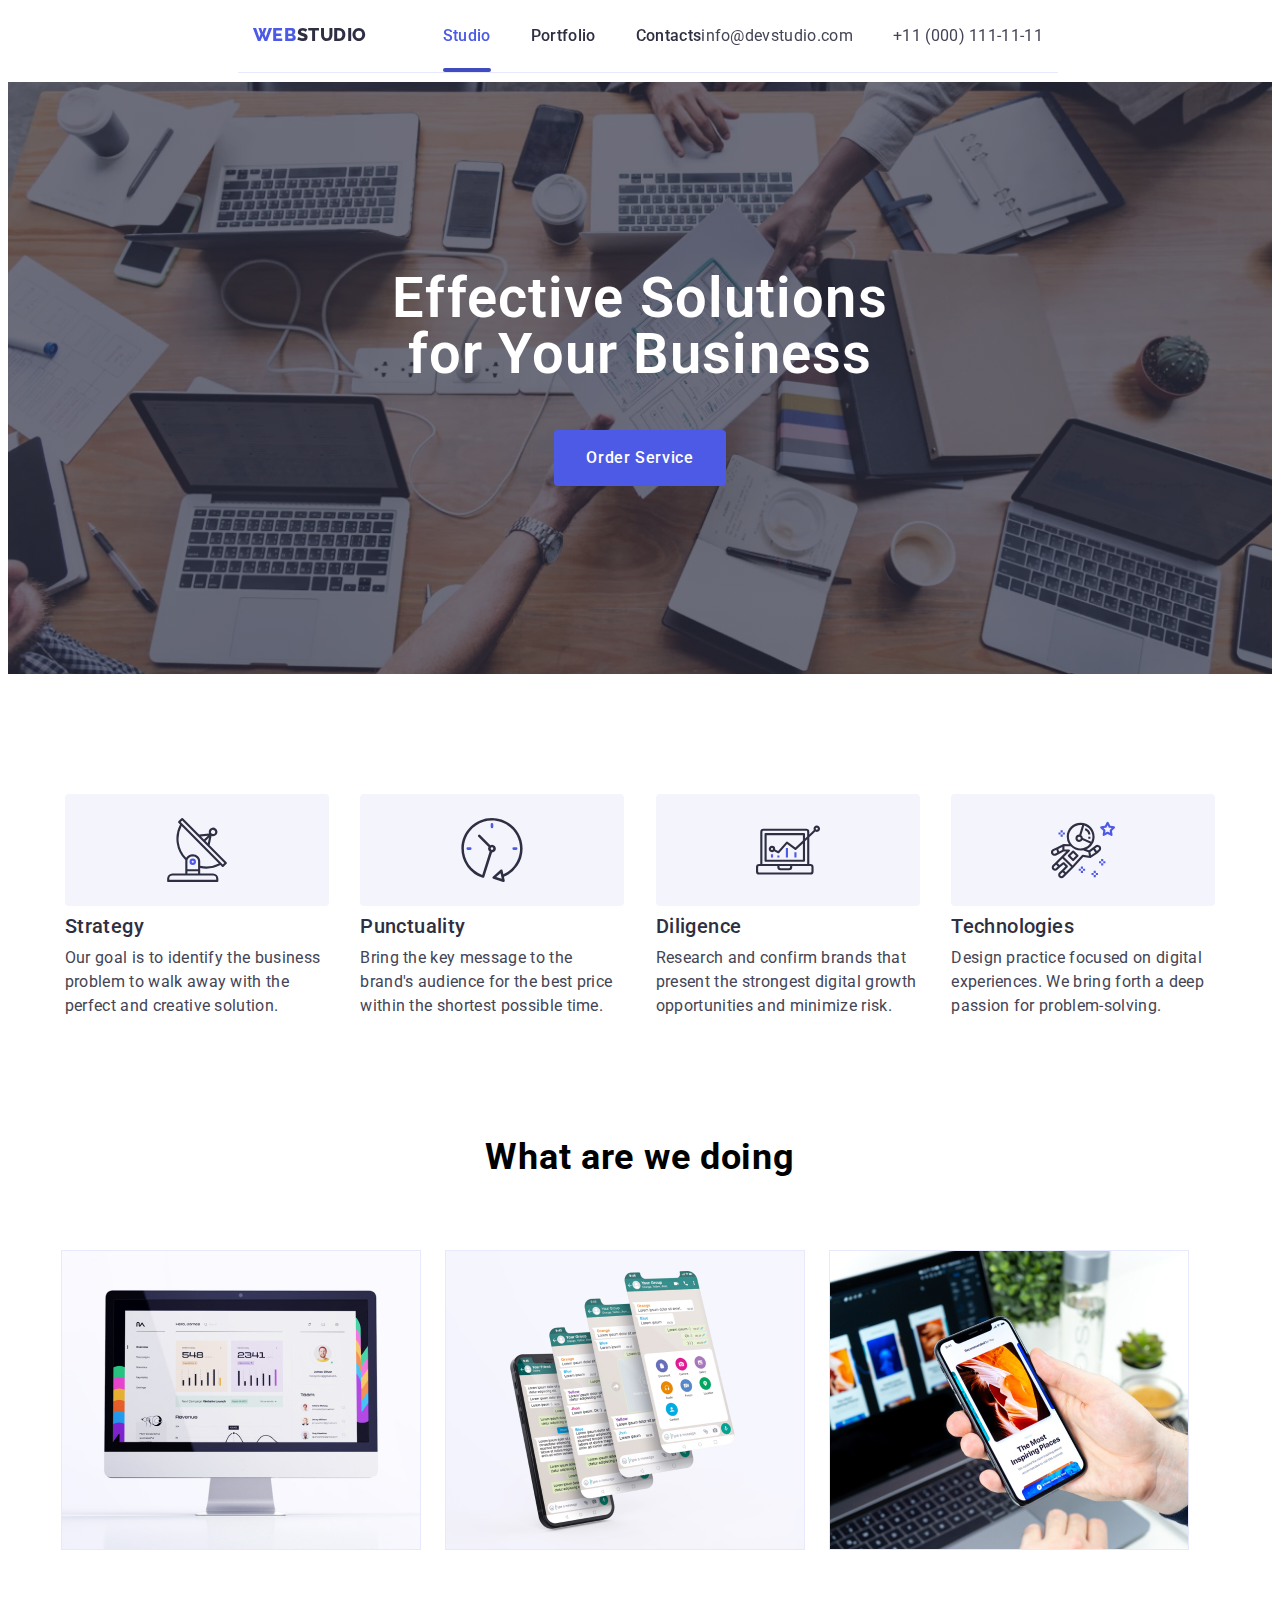
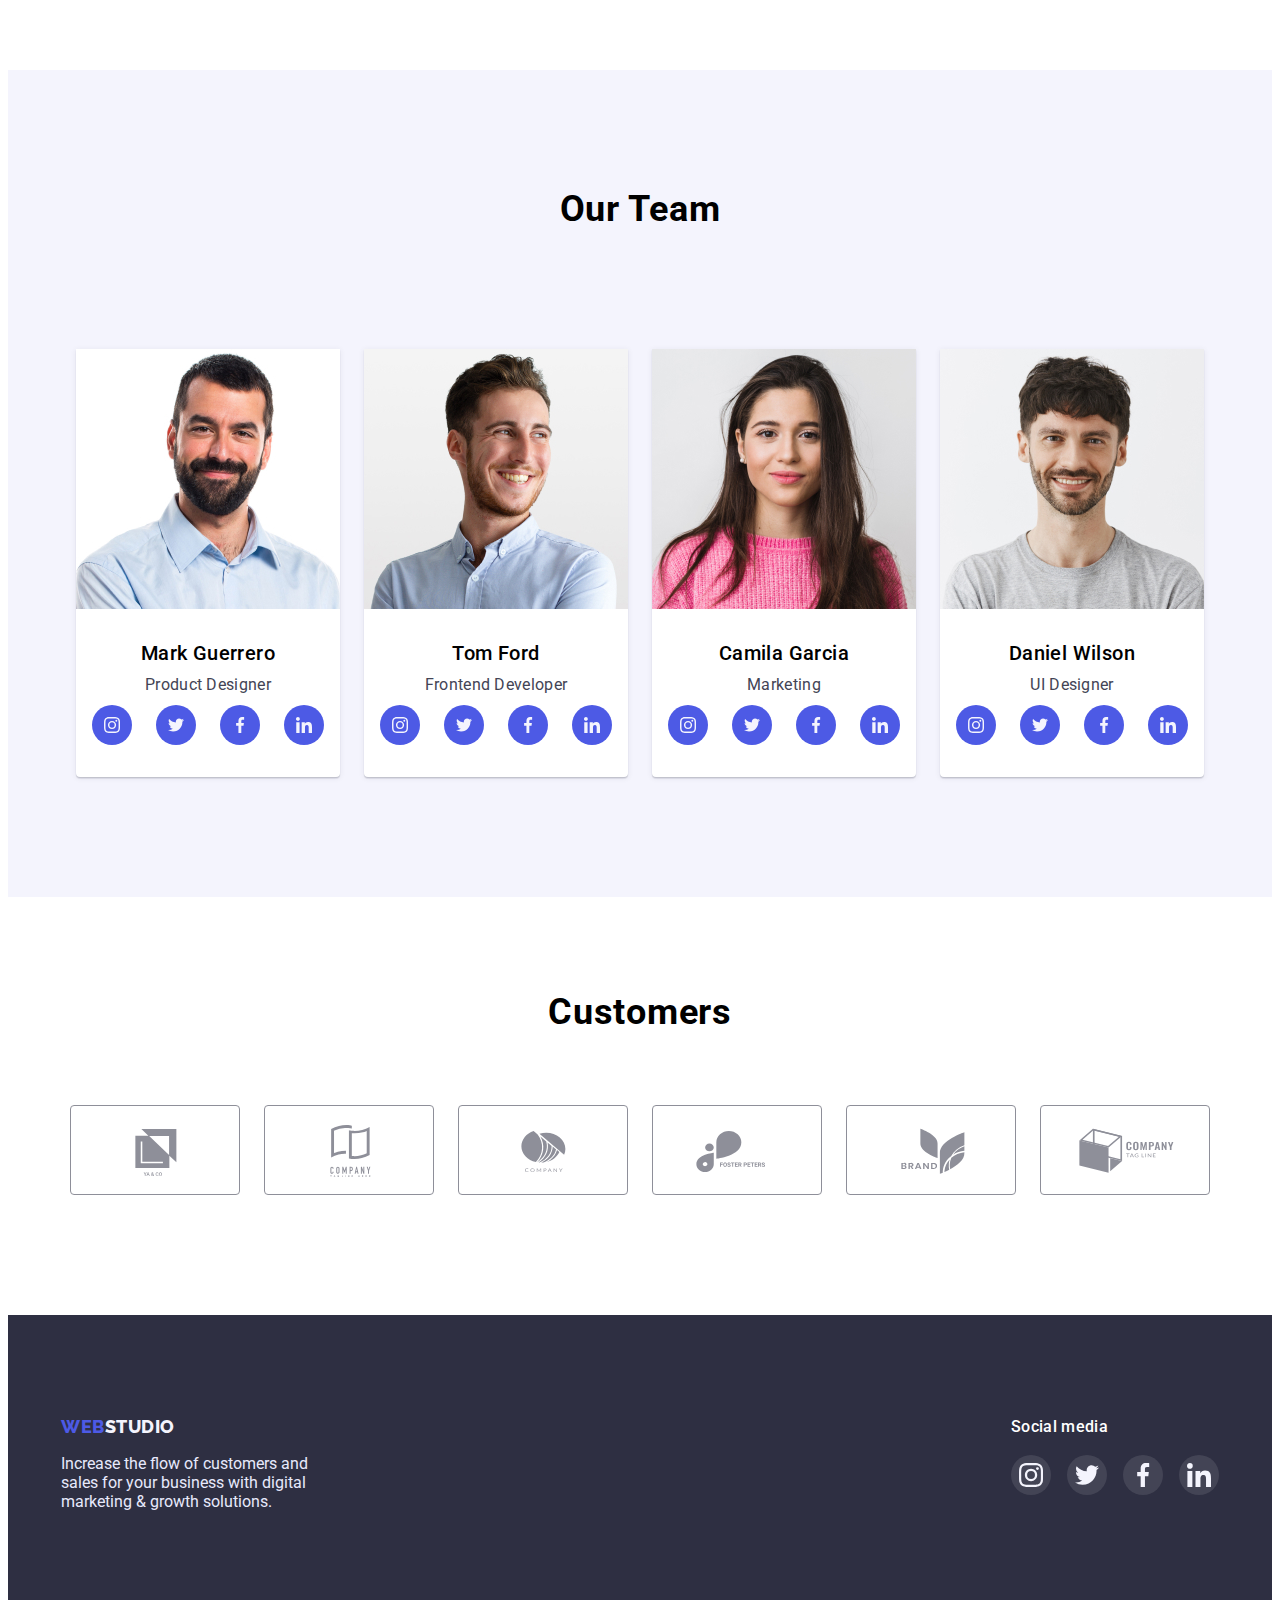
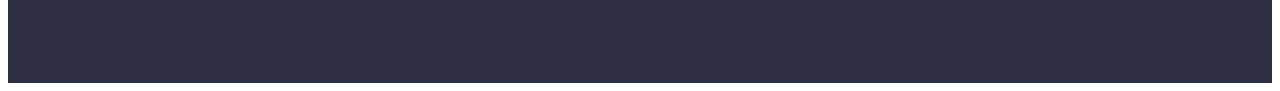
<file: index.html>
<!DOCTYPE html>
<html lang="en">
<head>
    <meta charset="UTF-8">
    <meta http-equiv="X-UA-Compatible" content="IE=edge">
    <meta name="viewport" content="width=, initial-scale=1.0">
    <title>WebStudio</title>
    <link rel="preconnect" href="https://fonts.googleapis.com">
    <link rel="preconnect" href="https://fonts.gstatic.com" crossorigin>
    <link href="https://fonts.googleapis.com/css2?family=Raleway:wght@800&family=Roboto:wght@400;500;700;900&display=swap" rel="stylesheet">
    <link rel="stylesheet" href="https://cdnjs.cloudflare.com/ajax/libs/modern-normalize/1.1.0/modern-normalize.min.css" integrity="sha512-wpPYUAdjBVSE4KJnH1VR1HeZfpl1ub8YT/NKx4PuQ5NmX2tKuGu6U/JRp5y+Y8XG2tV+wKQpNHVUX03MfMFn9Q==" crossorigin="anonymous" referrerpolicy="no-referrer" />
    <link rel="stylesheet" href="css/styles.css">
</head>

<body>
    <!-- Header section -->

    <header class="header">

        <div class="header-full">

            <div class="container container-header">
                <nav class="container-header-nav">
                    <a href="" class="link logo">
                        <span>WEB</span><span class="logo-black">STUDIO</span>
                    </a>
            
                    <ul class="list container-nav-list">
                       <li class="item">
                          <a href="./index.html" class="link link-nav current">Studio</a>
                       </li>
            
                       <li class="item">
                          <a href="./portfolio.html" class="link link-nav">Portfolio</a>
                       </li>
            
                       <li class="item">
                          <a href="" class="link link-nav">Contacts</a>
                       </li>
                    </ul>
                </nav>
            
                <ul class="list contacts-list"> 
            
                    <li>
                     <a href="mailto:info@devstudio.com" class="link link-contact">info@devstudio.com</a>
                    </li>
            
                    <li>
                     <a href="tel:+110001111111" class="link link-contact">+11 (000) 111-11-11</a>
                    </li>
            
                </ul>
            </div>

        </div>

    </header>

    <main>

       <!--Hero section-->
        
            <section class="hero">
                
                <div class="container">

                    <h1 class="hero-title">
                        Effective Solutions <br> for Your Business
                    </h1>
                    
                    <button type="button" class="button hero-button" data-modal-open> 
                        Order Service
                    </button>

                </div>

            </section>
    
        <!--What are we doing text section-->

        <section class="adveture-section">

            <div class="container">

                    <h2 class="hidden">Advantages of working with WebStudio</h2>

                    <ul class="list advature-list">

                        
        
                        <li>
                            
                            <div class="one-adventure-container">
                                <svg class="icon-adventure">
                                    <use href="./images/icons.svg#icon-antenna">
                                    </use>
                                </svg>
                            </div>

                            <h3 class="advature ">
                                Strategy
                            </h3>
                            
                            <p class="text text-advature">
                                Our goal is to identify the business problem to walk away with the perfect and creative solution. 
                            </p>
                        </li>
        
                        <li>

                            <div class="one-adventure-container">
                                <svg class="icon-adventure">
                                    <use href="./images/icons.svg#icon-clock">
                                    </use>
                                </svg>
                            </div>

                            <h3 class="advature">
                                Punctuality
                            </h3>
                            <p class="text text-advature">
                                Bring the key message to the brand's audience for the best price within the shortest possible time.
                            </p>
                        </li>
        
                        <li>

                            <div class="one-adventure-container">
                                <svg class="icon-adventure">
                                    <use href="./images/icons.svg#icon-diagram">
                                    </use>
                                </svg>
                            </div>

                            <h3 class="advature">
                                Diligence
                            </h3>
                            <p class="text text-advature">
                                Research and confirm brands that present the strongest digital growth opportunities and minimize risk.
                            </p>
                        </li>
        
                        <li>

                            <div class="one-adventure-container">
                                <svg class="icon-adventure">
                                    <use href="./images/icons.svg#icon-astronaut">
                                    </use>
                                </svg>
                            </div>

                            <h3 class="advature">
                                Technologies 
                            </h3>
                            <p class="text text-advature">
                                Design practice focused on digital experiences. We bring forth a deep passion for problem-solving.
                            </p>
                        </li>
                    </ul>
            </div>

        </section>

        <!--What are we doing photo section-->
        <section class="what-ar-w-doing">

            <div class="container">

                <h2 class="title title-what">
                    What are we doing
                </h2>
    
                <ul class="list foto-container">

                    <li class="foto">
                        <img src="./images/whatarewedoingphotosection/img1.jpg" alt="computer" width="360">
                    </li>
    
                    <li class="foto">
                        <img src="./images/whatarewedoingphotosection/img2.jpg" alt="phone" width="360">
                    </li>
    
                    <li class="foto"> 
                        <img src="./images/whatarewedoingphotosection/img3.jpg" alt="computer&phone" width="360">
                    </li>

                </ul>

            </div>

        </section>

        <!--Team section-->
        <section class="team">

            <div class="container">

                <h2 class="title team-title">
                    Our Team
                </h2>
    
                    <ul class="list team-container">
                        <li class="team-foto">
                            <img src="./images/ourteam/img1.jpg" alt="Mark Guerrero" width="264" style="
                            display: block;
                            max-width: 100%;
                            height: auto;">
    
                           <div class="name-position">
                              <h3 class="name">Mark Guerrero</h3>
                              <p class="text position">Product Designer</p>

                              <ul class="list social-net-list">

                                <li class="social-item-link">
                                    <a class="link social-link"
                                    href="https://www.instagram.com/"
                                    aria-label="Instagram"
                                    target="_blank"
                                    rel="noopener noreferrer">
                                    
                                        <svg class="social-net">
                                            <use href="./images/icons.svg#icon-instagram"></use>
                                        </svg>
                                    </a>
                                </li>
                                
                                <li>
                                    <a class="link social-link"
                                    href="https://twitter.com/home"
                                    aria-label="Twitter"
                                    target="_blank"
                                    rel="noopener noreferrer">
                                    
                                        <svg class="social-net">
                                            <use href="./images/icons.svg#icon-twitter"></use>
                                        </svg>
                                    </a>
                                </li>
    
                                <li>
                                    <a class="link social-link"
                                    href="https://uk-ua.facebook.com/"
                                    aria-label="Facebook"
                                    target="_blank"
                                    rel="noopener noreferrer">
                                    
                                        <svg class="social-net">
                                            <use href="./images/icons.svg#icon-facebook"></use>
                                        </svg>
                                    </a>
                                </li>
    
                                <li>
                                    <a class="link social-link"
                                    href="https://ua.linkedin.com/"
                                    aria-label="Linkedin"
                                    target="_blank"
                                    rel="noopener noreferrer">
                                    
                                        <svg class="social-net">
                                            <use href="./images/icons.svg#icon-linkedin"></use>
                                        </svg>
                                    </a>
                                </li>
    
                               </ul>
                           </div>
                        </li>
        
                        <li class="team-foto">
                            <img src="./images/ourteam/img2.jpg" alt="Tom Ford" width="264" style="
                            display: block;
                            max-width: 100%;
                            height: auto;
                            ">
    
                           <div class="name-position">
                              <h3 class="name">Tom Ford</h3>
                              <p class="text position">Frontend Developer</p>
                              
                              <ul class="list social-net-list">

                                <li class="social-item-link">
                                    <a class="link social-link"
                                    href="https://www.instagram.com/"
                                    aria-label="Instagram"
                                    target="_blank"
                                    rel="noopener noreferrer">
                                    
                                        <svg class="social-net">
                                            <use href="./images/icons.svg#icon-instagram"></use>
                                        </svg>
                                    </a>
                                </li>
                                
                                <li>
                                    <a class="link social-link"
                                    href="https://twitter.com/home"
                                    aria-label="Twitter"
                                    target="_blank"
                                    rel="noopener noreferrer">
                                    
                                        <svg class="social-net">
                                            <use href="./images/icons.svg#icon-twitter"></use>
                                        </svg>
                                    </a>
                                </li>
    
                                <li>
                                    <a class="link social-link"
                                    href="https://uk-ua.facebook.com/"
                                    aria-label="Facebook"
                                    target="_blank"
                                    rel="noopener noreferrer">
                                    
                                        <svg class="social-net">
                                            <use href="./images/icons.svg#icon-facebook"></use>
                                        </svg>
                                    </a>
                                </li>
    
                                <li>
                                    <a class="link social-link"
                                    href="https://ua.linkedin.com/"
                                    aria-label="Linkedin"
                                    target="_blank"
                                    rel="noopener noreferrer">
                                    
                                        <svg class="social-net">
                                            <use href="./images/icons.svg#icon-linkedin"></use>
                                        </svg>
                                    </a>
                                </li>
    
                               </ul>

                            </div>
                           
                        </li>
        
                        <li class="team-foto">
                            <img src="./images/ourteam/img3.jpg" alt="Camila Garcia" width="264"
                            style="
                            display: block;
                            max-width: 100%;
                            height: auto;
                            ">
    
                           <div class="name-position">
                             <h3 class="name">Camila Garcia</h3>
                             <p class="text position">Marketing</p>

                             <ul class="list social-net-list">

                                <li class="social-item-link">
                                    <a class="link social-link"
                                    href="https://www.instagram.com/"
                                    aria-label="Instagram"
                                    target="_blank"
                                    rel="noopener noreferrer">
                                    
                                        <svg class="social-net">
                                            <use href="./images/icons.svg#icon-instagram"></use>
                                        </svg>
                                    </a>
                                </li>
                                
                                <li>
                                    <a class="link social-link"
                                    href="https://twitter.com/home"
                                    aria-label="Twitter"
                                    target="_blank"
                                    rel="noopener noreferrer">
                                    
                                        <svg class="social-net">
                                            <use href="./images/icons.svg#icon-twitter"></use>
                                        </svg>
                                    </a>
                                </li>
    
                                <li>
                                    <a class="link social-link"
                                    href="https://uk-ua.facebook.com/"
                                    aria-label="Facebook"
                                    target="_blank"
                                    rel="noopener noreferrer">
                                    
                                        <svg class="social-net">
                                            <use href="./images/icons.svg#icon-facebook"></use>
                                        </svg>
                                    </a>
                                </li>
    
                                <li>
                                    <a class="link social-link"
                                    href="https://ua.linkedin.com/"
                                    aria-label="Linkedin"
                                    target="_blank"
                                    rel="noopener noreferrer">
                                    
                                        <svg class="social-net">
                                            <use href="./images/icons.svg#icon-linkedin"></use>
                                        </svg>
                                    </a>
                                </li>
    
                               </ul>

                           </div>
    
                        </li>
        
                        <li class="team-foto">
                            <img src="./images/ourteam/img4.jpg" alt="Daniel Wilson" width="264" style="
                            display: block;
                            max-width: 100%;
                            height: auto;
                            ">
                           
                            <div class="name-position">
                                <h3 class="name">Daniel Wilson</h3>
                                <p class="text position">UI Designer</p>

                                <ul class="list social-net-list">

                                    <li class="social-item-link">
                                        <a class="link social-link"
                                        href="https://www.instagram.com/"
                                        aria-label="Instagram"
                                        target="_blank"
                                        rel="noopener noreferrer">
                                        
                                            <svg class="social-net">
                                                <use href="./images/icons.svg#icon-instagram"></use>
                                            </svg>
                                        </a>
                                    </li>
                                    
                                    <li>
                                        <a class="link social-link"
                                        href="https://twitter.com/home"
                                        aria-label="Twitter"
                                        target="_blank"
                                        rel="noopener noreferrer">
                                        
                                            <svg class="social-net">
                                                <use href="./images/icons.svg#icon-twitter"></use>
                                            </svg>
                                        </a>
                                    </li>
        
                                    <li>
                                        <a class="link social-link"
                                        href="https://uk-ua.facebook.com/"
                                        aria-label="Facebook"
                                        target="_blank"
                                        rel="noopener noreferrer">
                                        
                                            <svg class="social-net">
                                                <use href="./images/icons.svg#icon-facebook"></use>
                                            </svg>
                                        </a>
                                    </li>
        
                                    <li>
                                        <a class="link social-link"
                                        href="https://ua.linkedin.com/"
                                        aria-label="Linkedin"
                                        target="_blank"
                                        rel="noopener noreferrer">
                                        
                                            <svg class="social-net">
                                                <use href="./images/icons.svg#icon-linkedin"></use>
                                            </svg>
                                        </a>
                                    </li>
        
                                   </ul>

                            </div>
    
                        </li>
        
                    </ul>
            </div>

        </section>

        <section class="customers">

            <div class="container">

                <h2 class="customers-title">Customers</h2>

                <ul class="list customers-list">

                 <li>
                    <a href="" class="link client-link">
                        <svg class="client">
                            <use href="./images/icons.svg#icon-Logo1"></use>
                        </svg>
                    </a>
                 </li>

                 <li>
                    <a href="" class="link client-link">
                        <svg class="client">
                            <use href="./images/icons.svg#icon-Logo2"></use>
                        </svg>
                    </a>
                 </li>

                 <li>
                    <a href="" class="link client-link">
                        <svg class="client">
                            <use href="./images/icons.svg#icon-Logo3"></use>
                        </svg>
                    </a>
                 </li>

                 <li>
                    <a href="" class="link client-link">
                        <svg class="client">
                            <use href="./images/icons.svg#icon-Logo4"></use>
                        </svg>
                    </a>
                 </li>

                 <li>
                    <a href="" class="link client-link">
                        <svg class="client">
                            <use href="./images/icons.svg#icon-Logo5"></use>
                        </svg>
                    </a>
                 </li>

                 <li>
                    <a href="" class="link client-link">
                        <svg class="client">
                            <use href="./images/icons.svg#icon-Logo6"></use>
                        </svg>
                    </a>
                 </li>

                </ul>
            </div>
            
        </section>

    </main>

<!--Footer section-->

<footer class="footer">

    <div class="container footer-container">

        <div class="footer-container-second">
            <a href="" class="link logo">
                <span>WEB</span><span class="logo-white">STUDIO</span>
            </a>
    
      
            <p class="footer-text">
                  Increase the flow of customers and sales for your business with digital marketing & growth solutions.
            </p>
        </div>
  
    

     <div>

        <h4 class="social-media-title">
            Social media
        </h4>

        <ul class="list social-media-list">

            <li class="footer-net-item">
                <a class="link"
                    href="https://www.instagram.com/"
                    aria-label="Instagram"
                    target="_blank"
                    rel="noopener noreferrer">
                            
                    <svg class="footer-net-list">
                        <use href="./images/icons.svg#icon-instagram"></use>
                    </svg>
                </a>

            </li>
            <li class="footer-net-item">
                <a class="link"
                    href="https://twitter.com/home"
                    aria-label="Twitter"
                    target="_blank"
                    rel="noopener noreferrer">
                            
                    <svg class="footer-net-list">
                        <use href="./images/icons.svg#icon-twitter"></use>
                    </svg>
                </a>
            </li>
            <li class="footer-net-item">
                <a class="link"
                    href="https://uk-ua.facebook.com/"
                    aria-label="Facebook"
                    target="_blank"
                    rel="noopener noreferrer">
                            
                    <svg class="footer-net-list">
                        <use href="./images/icons.svg#icon-facebook"></use>
                    </svg>
                </a>
            </li>
            <li class="footer-net-item">
                <a class="link"
                    href="https://ua.linkedin.com/"
                    aria-label="Linkedin"
                    target="_blank"
                    rel="noopener noreferrer">
                            
                    <svg class="footer-net-list">
                        <use href="./images/icons.svg#icon-linkedin"></use>
                    </svg>
                </a>
            </li>

        </ul>

     </div>
    </div> 

</footer>
<div class="backdrop is-hidden" data-modal>
    <div class="modal ">
        <button type="button" class="button modal-button" data-modal-close>
         <svg class="close-icon">
            <use href="./images/icons.svg#close-icon"></use>
         </svg>
        </button>
    </div>
</div>
<script src="./js/modal.js"></script>
</body>
</html>
</file>
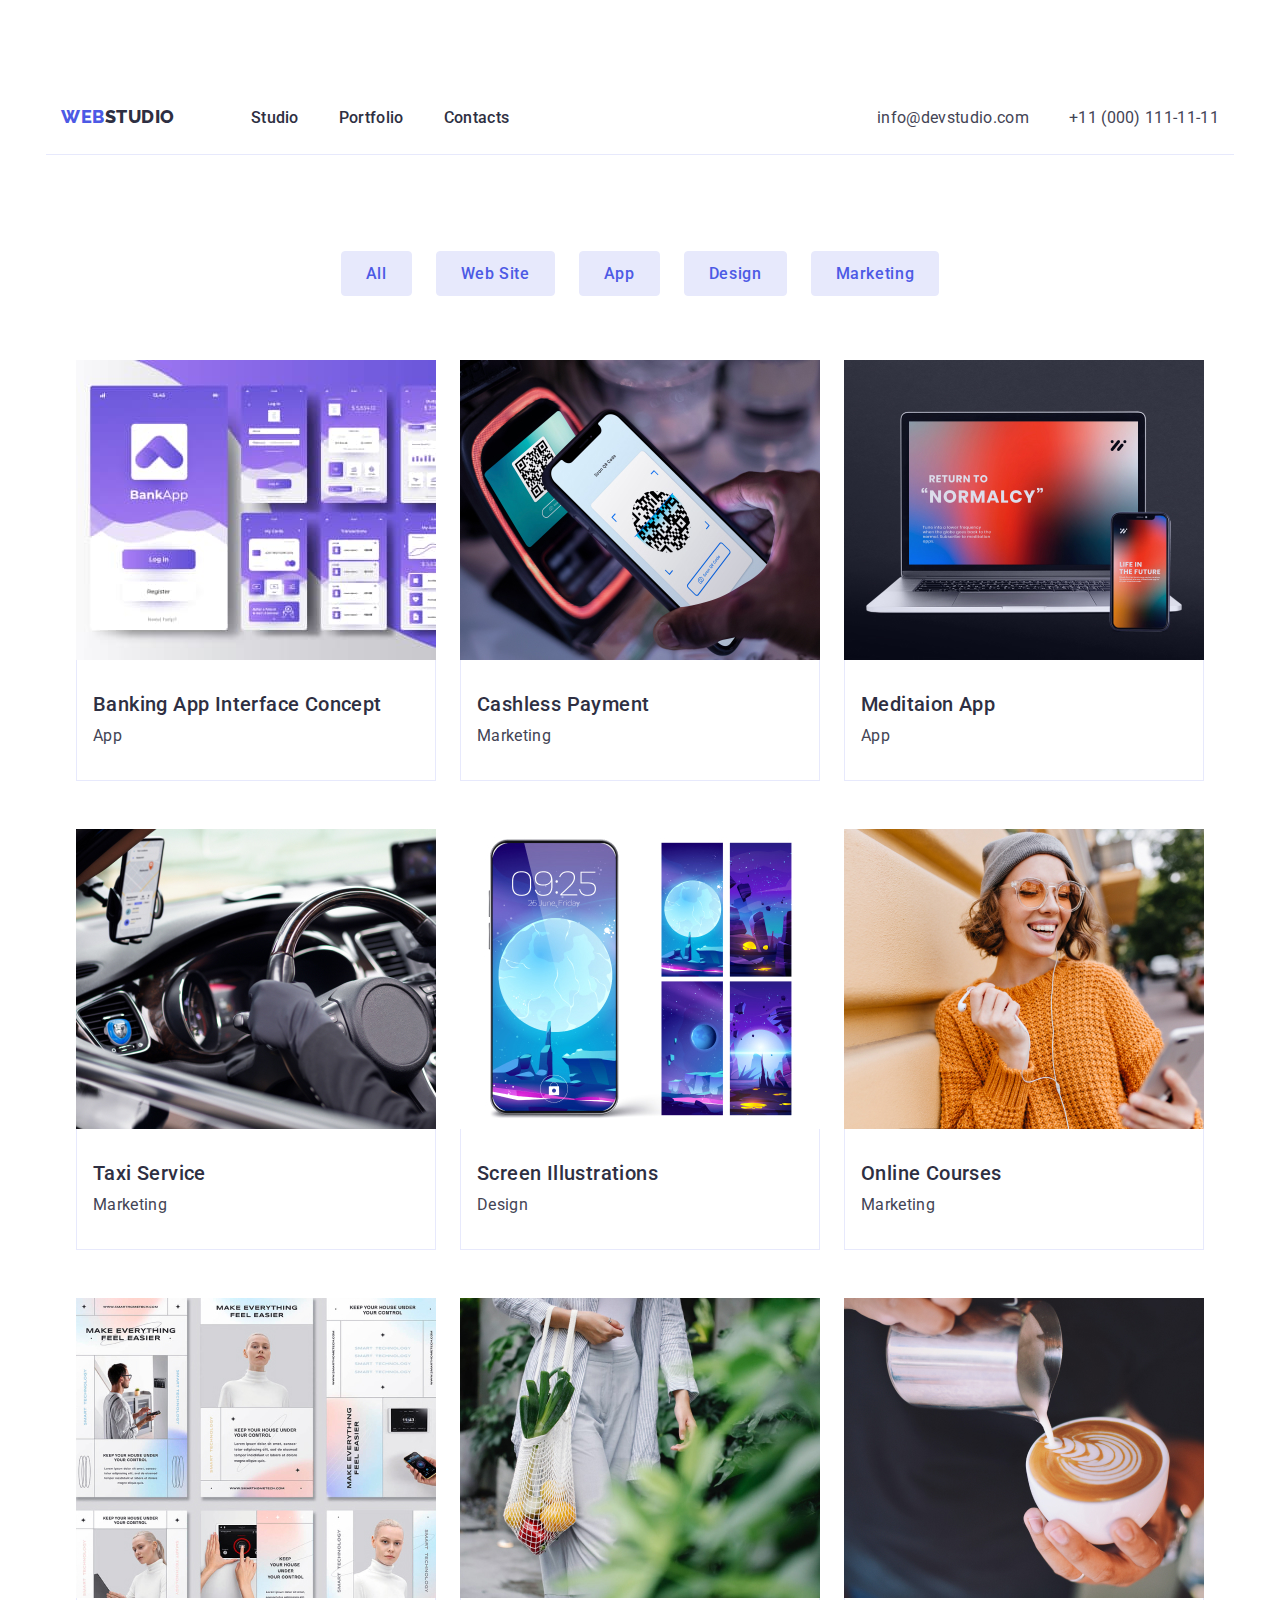
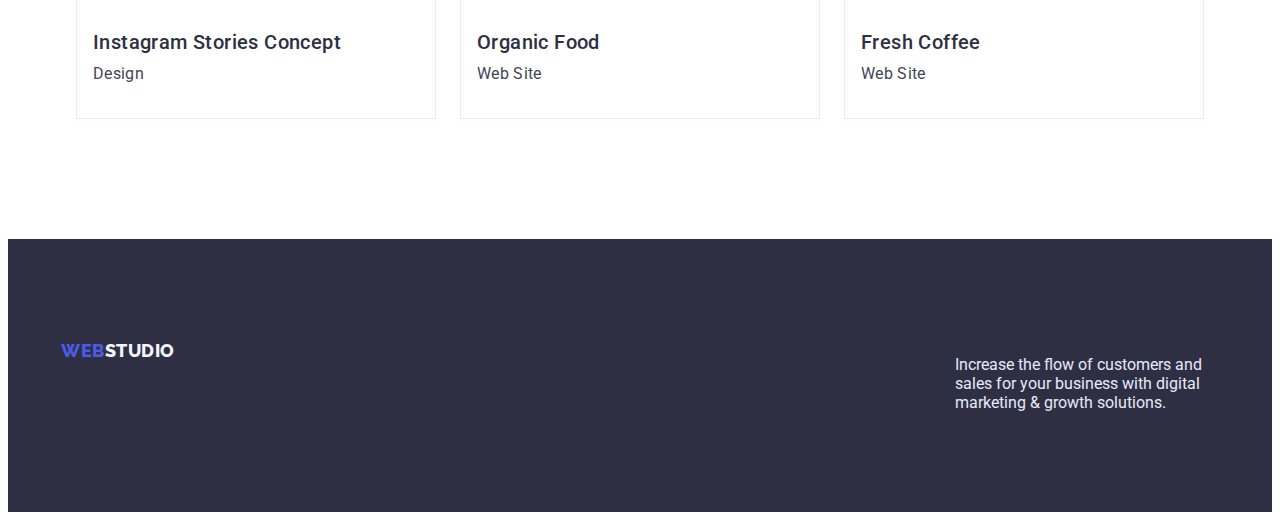
<file: portfolio.html>
<!DOCTYPE html>
<html lang="en">
<head>
    <meta charset="UTF-8">
    <meta http-equiv="X-UA-Compatible" content="IE=edge">
    <meta name="viewport" content="width=device-width, initial-scale=1.0">
    <title>WebStudio</title>
    <link rel="preconnect" href="https://fonts.googleapis.com">
    <link rel="preconnect" href="https://fonts.gstatic.com" crossorigin>
    <link href="https://fonts.googleapis.com/css2?family=Raleway:wght@800&family=Roboto:wght@400;500;700;900&display=swap" rel="stylesheet">
    <link rel="stylesheet" href="https://cdnjs.cloudflare.com/ajax/libs/modern-normalize/1.1.0/modern-normalize.min.css" integrity="sha512-wpPYUAdjBVSE4KJnH1VR1HeZfpl1ub8YT/NKx4PuQ5NmX2tKuGu6U/JRp5y+Y8XG2tV+wKQpNHVUX03MfMFn9Q==" crossorigin="anonymous" referrerpolicy="no-referrer" />
    <link rel="stylesheet" href="./css/styles.css">
</head>

<body>

   <!-- Header section -->

    <header>

        <div class="container container-header">

            <nav class="container-header-nav">
    
                <a href="" class="link logo">
                    <span>WEB</span><span class="logo-black">STUDIO</span>
                </a>
        
                <ul class="list container-nav-list">

                   <li class="item">
                      <a href="./index.html" class="link link-nav">Studio</a>
                   </li>
        
                   <li class="item">
                      <a href="./portfolio.html" class="link link-nav">Portfolio</a>
                   </li>
        
                   <li class="item">
                      <a href="" class="link link-nav">Contacts</a>
                   </li>

                </ul>

            </nav>
        
            <ul class="list contacts-list"> 
        
                <li>
                 <a href="mailto:info@devstudio.com" class="link link-contact">info@devstudio.com</a>
                </li>
        
                <li>
                 <a href="tel:+110001111111" class="link link-contact">+11 (000) 111-11-11</a>
                </li>
        
            </ul>

        </div>

    </header>

<!--Main Section-->

    <main>

        <section class="main">

            <div class="container">


             <h1 class="hidden">Portfolio of WebStudio</h1>

             <ul class="list filter-list">

                <li>
                    <button type="button" class="button filter">All</button>
                </li>
                <li> 
                    <button type="button" class="button filter">Web Site</button>
                </li>
                <li>
                    <button type="button" class="button filter">App</button>
                </li>
                <li>
                    <button type="button" class="button filter">Design</button>
                </li>
                <li>
                    <button type="button" class="button filter">Marketing</button>
                </li>

             </ul>

             <ul class="list list-work"> 

                    <li>
                        <a href="" class="link">
                           <img src="./images/portfolio/img1.jpg" alt="Bank application layout" width="360" style="
                           display: block;
                           max-width: 100%;
                           height: auto;
                           ">
                           <div class="name-product">
                             <h2 class="portfolio-list">Banking App Interface Concept</h2>
                             <p class="text">App</p>
                           </div>

                        </a>
                     </li>

                <li> 
                    <a href="" class="link ">
                      <img src="./images/portfolio/img2.jpg" alt="Phone scanning qr code" width="360" style="
                      display: block;
                      max-width: 100%;
                      height: auto;
                      ">

                      <div class="name-product">
                        <h2 class="portfolio-list">Cashless Payment</h2>
                      <p class="text">Marketing</p>
                      </div>

                  </a>
                </li>

                <li>
                    <a href="" class="link ">
                      <img src="./images/portfolio/img3.jpg" alt="Laptop and phone with open meditation App" width="360" style="
                      display: block;
                      max-width: 100%;
                      height: auto;
                      ">
                      
                      <div class="name-product">
                        <h2 class="portfolio-list">Meditaion App</h2>
                      <p class="text">App</p>
                      </div>
                      
                    </a> 
                </li>

                <li>
                    <a href="" class="link">
                      <img src="./images/portfolio/img4.jpg" alt="taxi driver" width="360" style="
                      display: block;
                      max-width: 100%;
                      height: auto;
                      ">
                    
                      <div class="name-product">
                        <h2 class="portfolio-list">Taxi Service</h2>
                      <p class="text">Marketing</p>
                      </div>

                    </a>
                </li>
                 
                <li> 
                    <a href="" class="link">
                      <img src="./images/portfolio/img5.jpg" alt="Design of phone screen" width="360" style="
                      display: block;
                      max-width: 100%;
                      height: auto;
                      ">
                      
                      <div class="name-product">
                        <h2 class="portfolio-list">Screen Illustrations</h2>
                      <p class="text">Design</p>
                      </div>

                    </a>
                </li>

                <li>
                    <a href="" class="link">
                      <img src="./images/portfolio/img6.jpg" alt="Girl listens to information" width="360" style="
                      display: block;
                      max-width: 100%;
                      height: auto;
                      ">
                      
                      <div class="name-product">
                        <h2 class="portfolio-list">Online Courses</h2>
                      <p class="text">Marketing</p>
                      </div>

                    </a>
                </li>

                <li>
                    <a href="" class="link">
                      <img src="./images/portfolio/img7.jpg" alt="Instagram storшуы design layout" width="360" style="
                      display: block;
                      max-width: 100%;
                      height: auto;
                      ">
                     
                      <div class="name-product">
                        <h2 class="portfolio-list">Instagram Stories Concept</h2>
                        <p class="text">Design</p>
                      </div>

                    </a>
                </li>

                <li>
                    <a href="" class="link">
                      <img src="./images/portfolio/img8.jpg" alt="Walking woman with fresh vegetables" width="360" style="
                      display: block;
                      max-width: 100%;
                      height: auto;
                      ">
                      
                      <div class="name-product">
                        <h2 class="portfolio-list">Organic Food</h2>
                      <p class="text">Web Site</p>
                      </div>

                    </a>
                </li>

                <li>
                    <a href="" class="link">
                      <img src="./images/portfolio/img9.jpg" alt="Сoffee making" width="360" style="
                      display: block;
                      max-width: 100%;
                      height: auto;
                      ">
                      
                      <div class="name-product">
                        <h2 class="portfolio-list">Fresh Coffee</h2>
                      <p class="text">Web Site</p>
                      </div>

                    </a>
                </li>

             </ul>

            </div>
            
        </section>

    </main>

<!--Footer section-->
<footer class="footer">

    <div class="container footer-container">

        <a href="" class="link logo">
         <span>WEB</span><span class="logo-white">STUDIO</span>
        </a>


        <p class="footer-text">
           Increase the flow of customers and sales for your business with digital marketing & growth solutions.
        </p>

    </div>

 </footer>
</body>
</html>
</file>
<file: css/styles.css>
:root {
    --logo-font-family: Raleway;
    --main-font-family: Roboto;
    --primary-brand-color: #4D5AE5;
    --dark-title-main-color: #2E2F42;
    --p-color: #434455;
    --filter-bgd-color: #E7E9FC;
    --dark-bgd-color: #2E2F42;
    --white-text-color: #FFFFFF;
    --footer-p-color: #E7E9FC;
    --white-logo-color: #F4F4FD;
    --standart-duration: 250ms;
    --stndart-timing-function: cubic-bezier(0.4, 0, 0.2, 1);
    --background-hover-color: #404BBF;

}

/**
  |============================
  | main styles
  |============================
*/
body {
color: var(--dark-title-main-color-color);
font-family: var(--main-font-family);
padding-top: 74px;
}
 


/**
  |============================
  | @media screen and (min-width:320) and (max-width:1199) {
    body {
        padding-top: 70px;
    }
}
  |============================
*/

h1,
h2,
h3,
h4,
h5,
h6,
p,
ul {
    margin: 0;
    padding: 0;
}


.text {
    color: var(--p-color);
    font-size: 16px;
    line-height: 1.5;
    letter-spacing: 0.02em;
}

.hidden {
    position: absolute;
    width: 1px;
    height: 1px;
    margin: -1px;
    border: 0;
    padding: 0;
    white-space: nowrap;
    clip-path: inset(100%);
    clip: rect(0 0 0 0);
    overflow: hidden;
}

.link {
    text-decoration: none;
    color: var(--dark-title-main-color);
}

.list {
    list-style-type: none;
}

.button {
    border: none;
    font-family: var(--main-font-family);
    font-weight: 500;
    font-size: 16px;
    line-height: 1.2;
    letter-spacing: 0.04em;
    cursor: pointer;
}



.container {
    min-width: 320px;
    max-width: 428px;
    padding-left: 15px;
    padding-right: 15px;
    margin-left: auto;
    margin-right: auto;
}

@media screen and (min-width: 768px) {
    .container {
        max-width: 768px; 
    }
}

@media screen and (min-width: 1200px) {
    .container {
        max-width: 1158px;
    }
}


img {
    display: block;
    max-width: 100%;
    height: auto;
    object-fit: cover;
    object-position: center;
}

/**
  |============================
  | logo
  |============================
*/
.logo{
    font-family: var(--logo-font-family);
    font-weight: 800;
    font-size: 18px;
    line-height: 1.3;
    letter-spacing: 0.03em;
    text-transform: uppercase;
    color: var(--primary-brand-color);
}


.logo-black {
    color: var(--dark-title-main-color);
}

.logo-white {
    color: var(--white-logo-color);
}


/**
  |============================
  | header
  |============================
*/

.header {
   position: fixed;
    top: 0;
    width: 100%;
    display: flex;
    justify-content: center;
    align-items: center;
    z-index: 9999;

}
.header-logo{
padding-top: 24px;
padding-bottom: 24px;
}



.header-fixed {
    width: 428px;
    background-color:#FFFFFF;
    border-bottom: 1px solid #E7E9FC;
    box-shadow: 0px 2px 1px rgba(46, 47, 66, 0.08), 0px 1px 1px rgba(46, 47, 66, 0.16), 0px 1px 6px rgba(46, 47, 66, 0.08);
}


@media screen and  (min-width: 481px){
    .header-fixed {
     width: 1440px;
        }
}

.container-header {
    display: flex;
    align-items: center;
    border-bottom: 1px solid #E7E9FC;
}

.container-header-nav {
    display: flex;
    align-items: baseline;
}



.container-nav-list {
            display: none;
}

@media (min-width: 768px) {
        .container-nav-list {
            display: flex;
            margin-left: 76px;
            gap: 40px;
        }
}


.link-nav {
    font-weight: 500;
    font-size: 16px;
    line-height: 1.5;
    letter-spacing: 0.02em;
    color: var(--dark-title-main-color);

    transition-property: color;
    transition-duration: var(--standart-duration);
    transition-timing-function: var(--stndart-timing-function);

}

.link-nav.current::after {
    content: '';
    position: absolute;
    display: block;
    width: 100%;
    height: 4px;
    background: var(--background-hover-color);
    border-radius: 2px;
    bottom: 0;
}

.link-nav.current {
    color: var(--primary-brand-color);
}

.link-nav:hover,
.link-nav:focus {
    color: var(--primary-brand-color);
}

.item {
    padding-top: 24px;
    padding-bottom: 24px;
    position: relative;
}

/**
  |============================
  | contacts
  |============================
*/
.link-contact {
    font-size: 16px;
    line-height: 1.5;
    letter-spacing: 0.02em;
    color: var(--p-color);

    transition-property: color;
    transition-duration: var(--standart-duration);
    transition-timing-function: var(--stndart-timing-function);

}

.link-contact:hover,
.link-contact:focus {
    color: var(--primary-brand-color);
}



 .contacts-list {
 display: none;
 }


@media (min-width: 768px) {
.contacts-list {
        display: flex;
        flex-direction: column;
        margin-left: auto;
    }
}

@media (min-width: 1200px) {
    .contacts-list {
        display: flex;
        flex-direction: row;
        gap: 40px;
        margin-left: auto;
    }
}





/**
  |============================
  | index.html
  |============================
*/
/**
  |============================
  | Effective Solutions for Your Business
  |============================
*/

.hero {

        background-position: center;
        background-repeat: no-repeat;
        background-size: cover;

        margin-left: auto;
        margin-right: auto;
    
        text-align: center;
        padding-top: 112px;
        padding-bottom: 112px;

    background-color: var(--dark-bgd-color);

    /* phone screen */
    background-image: linear-gradient(to right,
            rgba(46, 47, 66, 0.7),
            rgba(46, 47, 66, 0.7)),
        url(../images/hero/mob@1x.webp);
}

@media (min-device-pixel-ratio: 2),
(min-resolution: 192dpi),
(min-resolution: 2dppx) {
    .hero{
        background-image:linear-gradient(to right,
                rgba(46, 47, 66, 0.7),
                rgba(46, 47, 66, 0.7)),
                url(../images/hero/mob@2x.webp);
    }
}



@media  screen and (min-width: 768px) {
    .hero{
        background-image: linear-gradient(to right,
                rgba(46, 47, 66, 0.7),
                rgba(46, 47, 66, 0.7)),
                url(../images/hero/tab@1x.webp);
    }
        @media (min-device-pixel-ratio: 2),
        (min-resolution: 192dpi),
        (min-resolution: 2dppx) {
            .hero {
                    background-image: linear-gradient(to right,
                            rgba(46, 47, 66, 0.7),
                            rgba(46, 47, 66, 0.7)),
                        url(../images/hero/tab@2x.webp);

                }
        }
}
@media screen and (min-width: 768px) {
    .hero{
        padding-top: 111px;
        padding-bottom: 108px;
    }
}



@media screen and (min-width: 1200px) {
    .hero {
        background-image: linear-gradient(to right,
                rgba(46, 47, 66, 0.7),
                rgba(46, 47, 66, 0.7)),
                url(../images/hero/desk@1x.webp);
    }
        @media (min-device-pixel-ratio: 2),
        (min-resolution: 192dpi),
        (min-resolution: 2dppx) {
            .hero {
                background-image: linear-gradient(to right,
                        rgba(46, 47, 66, 0.7),
                        rgba(46, 47, 66, 0.7)),
                        url(../images/hero/desk@2x.webp);
            }
        }
}

@media screen and (min-width: 1200px) {
    .hero {
        max-width: 1440px;
        padding-top: 188px;
        padding-bottom: 188px;
    }

}
.hero-title {
    color: var(--white-text-color);
    font-weight: 600;
    font-size: 56px;
    line-height: 1;
    letter-spacing: 0.02em;
    margin-bottom: 48px;
}

@media screen and (max-width: 767px){
    .hero-title{
        font-size: 36px;
        line-height: 1.1;
        margin-bottom: 72px;
        margin-bottom: 40px;
    }
}

.hero-button {
    color: var(--white-text-color);
    background: var(--primary-brand-color);
    line-height: 1.2;
    font-weight: 500;
    font-size: 16px;
    line-height: 1.5;
    letter-spacing: 0.04em;
    border-radius: 4px;
    padding: 16px 32px;

    transition-property: background-color;
    transition-duration: var(--standart-duration);
    transition-timing-function: var(--stndart-timing-function);
}


.hero-button:hover,
.hero-button:active {
    background-color: var(--background-hover-color);
    cursor: pointer;
}


.container-button {
    padding-bottom: 188px;
}

/**
  |============================
  | Advantages of working with WebStudio
  |============================
*/

.adveture-section {
    padding-top: 120px;
    padding-bottom: 120px;
}
@media screen and (max-width: 1199px) {
    .adveture-section {
        padding-top: 96px;
        padding-bottom: 96px;
    }
}

.advature {
    font-weight: 500;
    font-size: 20px;
    line-height: 1.2;
    letter-spacing: 0.02em;
    color: var(--dark-title-main-color);
}
@media screen and (max-width: 1199px) {
    .advature {
        font-weight: 700;
        font-size: 36px;
        line-height: 1.1;
    }
}


.advature-list {
gap:  72px 24px;
}
@media screen and (min-width: 768px){
    .advature-list {
       display: flex;
       flex-wrap: wrap;
    justify-content: space-around;
    }
}
@media screen and (max-width: 767px) {
    .advature-list {
        display: flex;
        flex-direction: column;
       align-items: center;
        gap: 72px;
    }
}


.text-advature {
    margin-top: 8px;
}


@media screen and (min-width: 1200px) {
    .text-advature {
        width: 264px;
    }
}


.icon-adventure {
    width: 64px;
    height: 64px;
}

.one-adventure-container {
    display: flex;
    justify-content: center;
    align-items: center;
    width: 264px;
    height: 112px;
    background: #F4F4FD;
    border-radius: 4px;
    margin-bottom: 8px;
}

@media screen and (max-width:1199px){
    .one-adventure-container{
        display: none;
    }
}

.second-adventure-container{
    list-style-type: none;
}
@media screen and (max-width: 767px){
.second-adventure-container {
        display: flex;
        flex-direction: column;
        justify-content: center;
        align-items: center;

    }
}

.adventure-item{
    max-width: 356px;
}



/**
  |============================
  | What we are doing
  |============================
*/



.what-ar-w-doing {
    padding-bottom: 120px;
}

@media screen and (max-width: 1199px){
    .what-ar-w-doing{
        display: none;
    }
}

.title-what {
    justify-content: space-around;
    text-align: center;
    margin-bottom: 72px;
}

.foto-container {
    display: flex;
    gap: 24px;
}

.foto {
    display: block;
    max-width: 100%;
    height: auto;
}

/**
  |============================
  | Our Team
  |============================
*/



.team {
    background-color: #F4F4FD;
    padding-top: 96px;
    padding-bottom: 128px;
}

@media screen and (min-width: 768px) {
    .team{
        padding-bottom: 104px;
    }
}

@media screen and (min-width: 1200px) {
    .team {
        padding-top: 120px;
        padding-bottom: 120px;
    }
}

.title {
    font-weight: 700;
    font-size: 36px;
    line-height: 1.1;
    letter-spacing: 0.02em;
    color: var(--dark-le-main-color);
}

.name-position {
    padding-top: 32px;
    padding-bottom: 32px;
    
}

.name {
    font-weight: 500;
    font-size: 20px;
    line-height: 1.2;
    letter-spacing: 0.02em;
    text-align: center;
    margin-bottom: 8px;
}


.position {
    text-align: center;
}

.team-title {
    text-align: center;
    margin-bottom: 72px;
}

@media screen and (min-width: 1200px) {
.team-title {
        margin-bottom: 120px;
    }
}


.team-container {
        display: flex;
            justify-content: center;
            flex-wrap: wrap;
            align-items: center;
            gap: 72px 24px;
}


@media screen and (min-width: 768px) {
    .team-container {
    flex-wrap: wrap;
    justify-content: center;
    }
}




.team-foto {
    background-color: white;
    border-radius: 0px 0px 4px 4px;
    box-shadow: 0px 1px 6px rgba(46, 47, 66, 0.08), 0px 1px 1px rgba(46, 47, 66, 0.16), 0px 2px 1px rgba(46, 47, 66, 0.08);
    margin-bottom: 72px;
}

@media screen and (min-width: 768px) {
    .team-foto {
        margin: 0 ;
    }
}


.social-net {
    width: 16px;
    height: 16px;
}

.social-link {
    display: flex;
    justify-content: center;
    align-items: center;
    background-color: var(--primary-brand-color);
    width: 40px;
    height: 40px;
    border-radius: 50%;

    transition-property: background-color;
    transition-duration: var(--standart-duration);
    transition-timing-function: var(--stndart-timing-function);
}

.social-link:hover {
    background-color: var(--background-hover-color);
}

.social-net-list {
    display: flex;
    justify-content: center;
    gap: 24px;
    margin-top: 8px;
}

/**
  |============================
  | Customers
  |============================
*/



@media screen and (min-width: 768px) {
.customer-item {
        margin-bottom:0;
    }
}

.customer-item:nth-last-child(-n + 2) {
    margin-bottom: 0;
}
.client {   
     width: 104px;
    height: 56px;
    fill: currentColor;
}

.client-link {
    display: flex;
    justify-content: center;
    align-items: center;

    border: 1px solid #8E8F99;
    border-radius: 4px;
    width: 168px;
    height: 88px;
    color: #8E8F99;

    transition-property: color, border-color;
    transition-duration: var(--standart-duration);
    transition-timing-function: var(--stndart-timing-function);
}

@media screen and (max-width: 767px) {
    .client-link:nth-child(1n) {
        display: flex;
        width: 190px;
        align-items: center;
        gap: 16px ;
        }
}


.client-link:hover {
    border-color: var(--background-hover-color);
    color: var(--background-hover-color);
}

.client:hover {
    fill: var(--background-hover-color);
}


.customers-list {
    display: flex;
    flex-wrap: wrap;
    justify-content: center;
    gap: 72px 16px ;
}

@media screen and (min-width: 768px) {
    .customers-list {
        display: flex;
        flex-wrap: wrap;
        gap: 72px 24px;
    }
}


@media screen and (min-width: 1200px) {
    .customers-list {
        display: flex;
        margin: 0;
        }
}



.customers-title {
    justify-content: space-around;
    text-align: center;
    margin-bottom: 72px;
    font-family: var(--main-font-family);
    letter-spacing: 0.02em;
    font-weight: 700;
    font-size: 36px;
    line-height: 1.1;
}

.customers {
    padding-top: 96px;
    padding-bottom: 72px;
}

@media screen and (min-width: 768px) {
    .customers {
        padding-bottom: 96px;
        }
}

@media screen and (min-width: 1200px) {
    .customers {
        padding-bottom: 120px;
        padding-bottom: 120px;
    }
}

/**
  |============================
  | portfolio.html
  |============================
*/

.main {
    padding-top: 48px;
    padding-bottom: 48px;
}

@media screen and (min-width: 768px) {
    .main {
        padding-top: 64px;
        padding-bottom: 96px;
    }
}
@media screen  and (min-width: 1200px){
    .main {
            padding-top: 96px;
            padding-bottom: 120px;
        }
}



.filter {
    color: var(--primary-brand-color);
    background-color: var(--filter-bgd-color);
    font-family: var(--main-font-family);
    border: 1px solid #E7E9FC;
    border-radius: 4px;
    padding: 12px 24px;

    transition-property: color, background-color;
    transition-duration: var(--standart-duration);
    transition-timing-function: var(--stndart-timing-function);
}




.filter:hover,
.filter:active {
    color: white;
    background-color: var(--primary-brand-color);
}

.filter-list {
    display: flex;
    justify-content: center;
    gap: 24px;
    margin-bottom: 72px;
}

@media screen and (max-width: 767px) {
        .filter-list {
                display: flex;
                    justify-content: flex-start;
                    flex-wrap: wrap;
                    gap: 24px;
                    margin-bottom: 48px;
                    width: 350px;
            }
}

@media screen and (min-width: 768px) {
    .filter-list {
        margin-bottom: 64px;
}
}

.portfolio-list {
    font-family: var(--main-font-family);
    font-weight: 500;
    font-size: 20px;
    line-height: 1.2;
    letter-spacing: 0.02em;
    color: var(--dark-title-main-color);
    margin-bottom: 8px;
}

.name-product {
    padding-top: 32px;
    padding-bottom: 32px;
    padding-left: 16px;
    border: 1px solid #E7E9FC;
    border-top: none;
    background-color: white;
    position: relative;
}



@media screen and (max-width: 767px) {
    .portfolio-work-item:not(:last-of-type) {
            margin-bottom: 48px;
        }
}

@media screen and (min-width: 768px) {
    .list-work {
        display: flex;
        justify-content: center;
        flex-wrap: wrap;
        gap: 48px 24px;

            
    }
}


.portfolio-work-item {
    position: relative;
    overflow: hidden;
    width: 356px;
}

.portfolio-work-item:hover,
.portfolio-work-item:focus {
    box-shadow: 0px 1px 6px rgba(46, 47, 66, 0.08), 0px 1px 1px rgba(46, 47, 66, 0.16), 0px 2px 1px rgba(46, 47, 66, 0.08);
}


.portfolio-work-item:hover .text-above {
    opacity: 1;
    transform: translateY(0);
}

.portfolio-work-item:hover::before {
    opacity: 1;
    transform: translateY(0);
}

.portfolio-work-item::before {
    content: "";
    position: absolute;
    width: 100%;
    height: 300px;
    top: 0;
    background-color: var(--primary-brand-color);
    opacity: 0;
    transform: translateY(100%);
    transition-property: opacity;
    transition-duration: var(--standart-duration);
    transition-timing-function: var(--stndart-timing-function);
}


.text-above {
    position: absolute;
    top: 40px;
    left: 32px;
    width: 296px;
    color: var(--white-logo-color);
    opacity: 0;
    transform: translateY(300%);
    transition-property: opacity;
    transition-duration: var(--standart-duration);
    transition-timing-function: var(--stndart-timing-function);
}







/**
  |============================
  | modal
  |============================
*/
.backdrop {
    position: fixed;
    top: 0;
    left: 0;
    width: 100%;
    height: 100%;
    background: rgba(46, 47, 66, 0.4);
    z-index: 99999;
}

.modal {
    position: absolute;
    top: 50%;
    left: 50%;
    transform: translateX(-50%) translateY(-50%);
    width: 408px;
    height: 612px;
    background: #FCFCFC;
    box-shadow: 0px 1px 1px rgba(0, 0, 0, 0.14), 0px 1px 3px rgba(0, 0, 0, 0.12), 0px 2px 1px rgba(0, 0, 0, 0.2);
    border-radius: 4px;
    transition: transform;
    transition-duration: var(--standart-duration);
    transition-timing-function: var(--stndart-timing-function);
    padding-top: 72px;
    padding-left: 24px;
    padding-right: 24px;
    padding-bottom: 24px;
}

.modal-button {
    position: absolute;
    display: flex;
    align-items: center;
    justify-content: center;
    top: 24px;
    right: 24px;
    width: 24px;
    height: 24px;
    border-radius: 50%;
    background: #E7E9FC;
    border: 1px solid rgba(0, 0, 0, 0.1);

    transition: color, background-color;
    transition-duration: var(--standart-duration);
    transition-timing-function: var(--stndart-timing-function);
}

.modal-button:hover {
    background-color: var(--background-hover-color);
    color: #FFFFFF;
}

.close-icon {
    fill: currentColor;
    width: 8px;
    height: 8px;
}


.close-icon:hover {
    fill: white;
}

.backdrop.is-hidden {
    opacity: 0;
    visibility: hidden;
    pointer-events: none;
}

.backdrop.is-hidden .modal {
    transform: translateX(-50%) translateY(-75%);
}

.modal-title {
    display: block;
    font-family: var(--main-font-family);
    font-weight: 500;
    font-size: 16px;
    line-height: 1.5;
    text-align: center;
    letter-spacing: 0.02em;
    color: var(--dark-bgd-color);
    margin-bottom: 14px;
}

.madal-label {
    display: block;
}

.modal-input {
    width: 360px;
    height: 40px;
    border: 1px solid rgba(33, 33, 33, 0.2);
    border-radius: 4px;
    margin-bottom: 8px;
    padding: 0;
    padding-left: 38px;
    outline: transparent;
    transition-property: border-color;
    transition-timing-function: var(--stndart-timing-function);
    transition-duration: var(--standart-duration);
}

.modal-input:focus {
    border-color: var(--primary-brand-color);
}

.modal-input:focus+.modal-icon {
    fill: var(--primary-brand-color);
}

.modal-form-grope {
    position: relative;
}


.modal-span {
    display: block;
    font-family: var(--main-font-family);
    font-size: 12px;
    line-height: calc(16/12);
    letter-spacing: 0.04em;
    color: #8E8F99;
    margin-bottom: 4px;
}

.modal-span:focus {
    border-color: var(--primary-brand-color);
}

.modal-icon {
    position: absolute;
    top: 14px;
    left: 19px;
}

.comment-area {
    width: 360px;
    height: 120px;
    border: 1px solid rgba(33, 33, 33, 0.2);
    border-radius: 4px;
    resize: none;
    padding-top: 8px;
    padding-left: 16px;
    font-family: var(--main-font-family);
    font-size: 12px;
    line-height: calc(16/12);
    letter-spacing: 0.04em;
    margin-bottom: 16px;
    outline: transparent;
}

.comment-area:focus {
    border-color: var(--primary-brand-color);
}


.checkbox-label {
    display: flex;
    font-family: var(--main-font-family);
    font-size: 12px;
    line-height: calc(16/12);
    letter-spacing: 0.04em;
    color: #757575;
    margin-bottom: 24px;
}

.accent-link {
    color: var(--primary-brand-color);
}

.checkbox-span {
    margin-left: 8px;
    user-select: none;
}

.checkbox-box {
    appearance: none;
    width: 16px;
    height: 16px;
    border: 1.25px solid #2E2F42;
    border-radius: 2px;
}

.checkbox-box:checked {
    appearance: none;
    width: 16px;
    height: 16px;
    border: 1.25px solid var(--primary-brand-color);
    border-radius: 2px;
    background-color: var(--primary-brand-color);
    background-image: url("data:image/svg+xml,%3Csvg xmlns='http://www.w3.org/2000/svg' viewBox='0 0 512 512'%3E%3Cpath d='M470.6 105.4c12.5 12.5 12.5 32.8 0 45.3l-256 256c-12.5 12.5-32.8 12.5-45.3 0l-128-128c-12.5-12.5-12.5-32.8 0-45.3s32.8-12.5 45.3 0L192 338.7 425.4 105.4c12.5-12.5 32.8-12.5 45.3 0z' fill='%23fff'/%3E%3C/svg%3E");
    background-position: center;
    background-repeat: no-repeat;
    background-size: 16px;
    transition: var(--stndart-timing-function) var(--standart-duration);
}

.modal-send-button {
    display: flex;
    align-items: center;
    justify-content: center;
    padding: 16px 32px;
    color: #FFFFFF;
    width: 169px;
    height: 56px;
    background: var(--primary-brand-color);
    box-shadow: 0px 4px 4px rgba(0, 0, 0, 0.15);
    border: none;
    border-radius: 4px;
    margin-left: auto;
    margin-right: auto;
    transition-property: background-color, box-shadow, border-radius;
    transition-duration: var(--standart-duration);
    transition-timing-function: var(--stndart-timing-function);
}

.modal-send-button:hover,
.modal-send-button:focus {
    background-color: var(--background-hover-color);
    box-shadow: 0px 4px 4px rgba(0, 0, 0, 0.15);
    border-radius: 4px;
}

.flex {
    display: flex;
    align-items: center;
}



.nav-modal-menu{
font-family: var(--main-font-family);
    font-weight: 700;
    font-size: 36px;
    line-height: 1.1;
    letter-spacing: 0.02em;
    color: #2E2F42;
}

.nav-mob-item:not(:last-of-type){
    margin-bottom: 40px;
}

.nav-container-menu{
    margin-bottom: 284px;
}

.contacts-list-menu{
    margin-bottom: 48px;
}

.social-nav-list {
    display: flex;
    justify-content: center;
    gap: 24px;
    margin-top: 8px;
}

.nav-modal-contact {
    font-family: var(--main-font-family);
    font-weight: 700;
    font-size: 36px;
    line-height: 1.1;
    letter-spacing: 0.02em;
    color: var(--primary-brand-color);
}

.contacts-item-menu{
    margin-bottom: 40px;
}

/**
  |============================
  | footer
  |============================
*/
.footer {
    background-color: var(--dark-bgd-color);
    padding-top: 96px;
    padding-bottom: 96px;
}


@media screen and (min-width: 768px) {
    .footer {
    padding-left: 108px;
    }
}
@media screen and (min-width: 1200px) {
    .footer {
        padding-top: 100px;
        padding-bottom: 100px;
        padding-left: 0;
    }
}

.footer-text {
    color: var(--footer-p-color);
    width: 264px;
    margin-top: 16px;
}
        .footer-container {
            display: flex;
            flex-wrap: wrap;
            flex-direction: row;
            gap: 24px;
}
       
@media screen and (max-width: 767px) {
.footer-container {
justify-content: center;
}
}    

@media screen and (min-width: 768px) {
    .footer-container {
        display: flex;
        flex-wrap: wrap;
        flex-direction: row;
        gap: 0 24px;
    }
}

@media screen and (min-width: 1200px) {
    .footer-container {
            justify-content: space-between;
    }
}

.footer-net-list {
    width: 24px;
    height: 24px;
    display: flex;
}

.footer-net-item {
    width: 40px;
    height: 40px;
    border-radius: 50%;
    background: rgba(255, 255, 255, 0.1);
    display: flex;
    justify-content: center;
    align-items: center;

    transition-property: background-color;
    transition-duration: var(--standart-duration);
    transition-timing-function: var(--stndart-timing-function);
}

.footer-net-item:hover {
    background-color: #31D0AA;
}



.footer-container-second {
    display: flex;
    align-items: flex-start;
    align-items: center;
    flex-direction: column;
    margin-bottom: 72px;
}

@media screen and (min-width: 768px) {
    .footer-container-second {
        display: flex;
        align-items: flex-start;
        flex-direction: column;
        margin-bottom: 72px;
    }
}

.footer-container-third {
    display: flex;
    align-items: flex-start;
    align-items: center;
    flex-direction: column;
    margin-bottom: 72px;
}

@media screen and (min-width: 768px) {
    .footer-container-third {
        display: flex;
        align-items: flex-start;
        flex-direction: column;
        margin-bottom: 72px;
    }
}

.social-media-list {
    display: flex;
    gap: 16px;
}

.social-media-title {
    font-weight: 500;
    font-size: 16px;
    line-height: 1.5;
    letter-spacing: 0.02em;
    color: #FFFFFF;
    margin-bottom: 16px;
}

.footer-modal-title {
    font-family: var(--main-font-family);
    font-weight: 500;
    font-size: 16px;
    line-height: 1.5;
    letter-spacing: 0.02em;
    color: #FFFFFF;
    margin-bottom: 16px;

}

@media screen and (min-width: 768px) {
    .footer-modal-title {
        font-family: var(--main-font-family);
        font-weight: 500;
        font-size: 16px;
        line-height: 1.5;
        letter-spacing: 0.02em;
        color: #FFFFFF;
        margin-bottom: 16px;
    }
}

.subscribe-input {
    background-color: transparent;
    width: 264px;
    height: 40px;

    border: 1px solid rgba(255, 255, 255, 0.3);
    filter: drop-shadow(0px 4px 4px rgba(0, 0, 0, 0.15));
    border-radius: 4px;

    font-size: 12px;
    line-height: 2;
    color: #FFFFFF;

    padding-left: 16px;
    padding-top: 8px;
    padding-bottom: 8px;
}

@media screen and (max-width: 767px) {
    .subscribe-input {
        width: 100%;
        margin-bottom: 16px;
    }
}

.footer-modal-button {
    display: flex;
    flex-direction: row;
    justify-content: center;
    align-items: center;
    padding: 8px 24px;
    gap: 16px;
    background: var(--primary-brand-color);

    width: 165px;
    height: 40px;
    border: none;
    border-radius: 4px;

    font-family: var(--main-font-family);
    font-weight: 500;
    font-size: 16px;
    line-height: 1.5;
    align-items: center;
    text-align: center;
    letter-spacing: 0.04em;
    color: #FFFFFF;

    transition-property: background-color;
    transition-duration: var(--standart-duration);
    transition-timing-function: var(--stndart-timing-function);
}

@media screen and (max-width: 767px) {
    .footer-modal-button {
        margin-left: auto;
        margin-right: auto;

    }
}

.footer-modal-button:hover,
.footer-modal-button:focus {
    background-color: var(--background-hover-color);
    cursor: pointer;
}


@media screen and (min-width: 768px) {
    .subscribe-label {
        display: flex;
        gap: 24px;
    }
}

.cont-footer-modal {
    display: flex;
    align-items: flex-start;
    flex-direction: column;
}

@media screen and (max-width: 767px) {
    .cont-footer-modal {
        width: 100%;
        display: flex;
        align-items: flex-start;
        align-items: center;
        flex-direction: column;
        margin-left: 0;
    }
}

.footer-subscribe-icon {
    width: 24px;
    height: 20px;
}

.icon-menu-hamburger{
    stroke: var(--dark-title-main-color);
}

.form{
    width: 100%;
}
</file>
